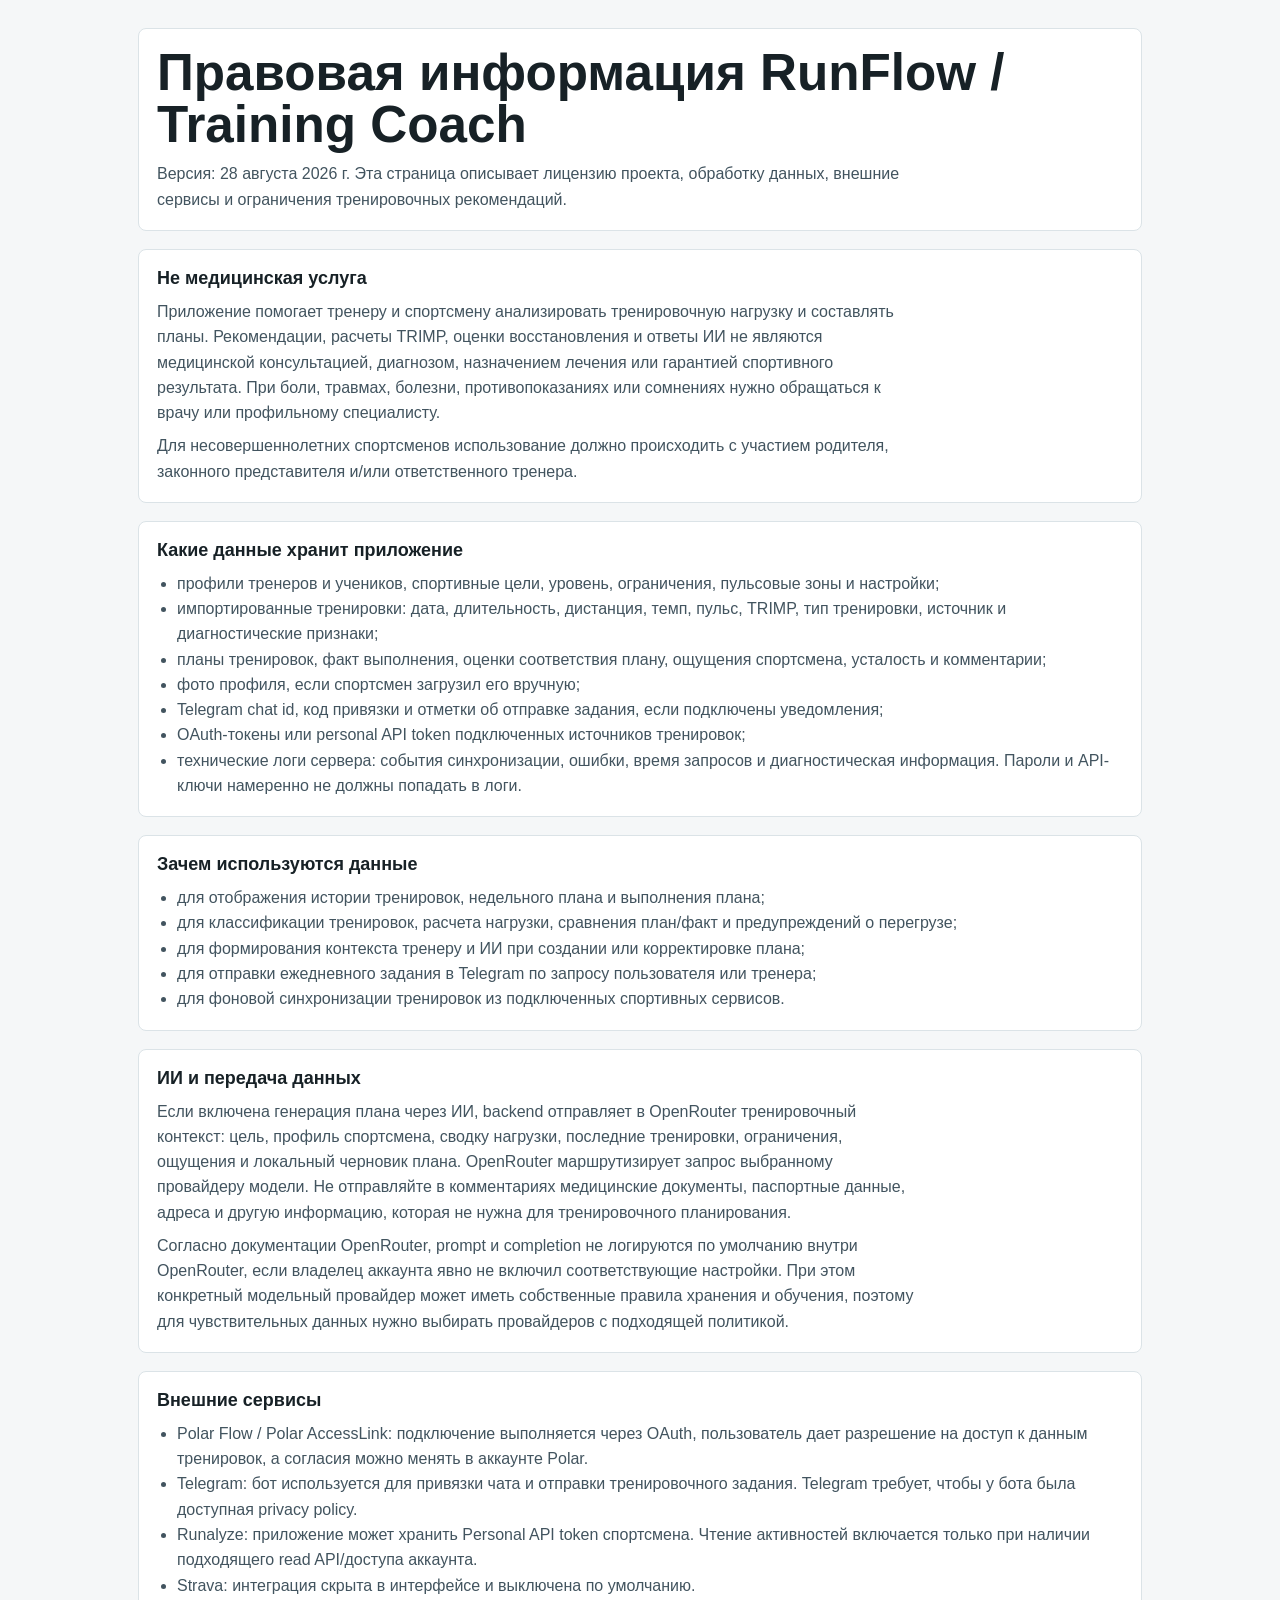
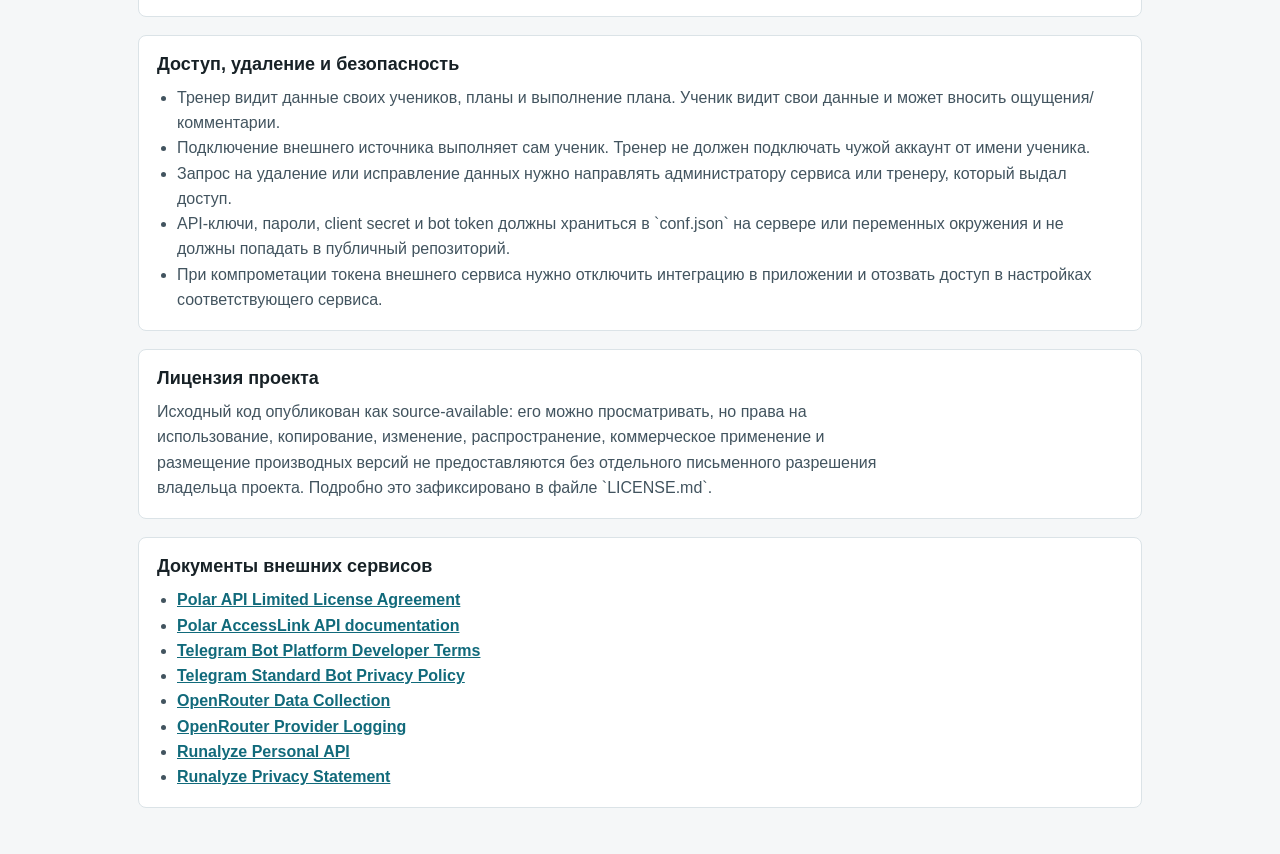
<file: legal.html>
<!doctype html>
<html lang="ru">
  <head>
    <meta charset="utf-8">
    <meta name="viewport" content="width=device-width, initial-scale=1">
    <title>RunFlow · Правовая информация</title>
    <link rel="icon" href="AvaBotTrainingPlan.png" type="image/png">
    <link rel="stylesheet" href="styles.css?v=20260828-legal">
  </head>
  <body>
    <main class="legal-page">
      <header>
        <h1>Правовая информация RunFlow / Training Coach</h1>
        <p>Версия: 28 августа 2026 г. Эта страница описывает лицензию проекта, обработку данных, внешние сервисы и ограничения тренировочных рекомендаций.</p>
      </header>

      <section class="legal-note">
        <h2>Не медицинская услуга</h2>
        <p>Приложение помогает тренеру и спортсмену анализировать тренировочную нагрузку и составлять планы. Рекомендации, расчеты TRIMP, оценки восстановления и ответы ИИ не являются медицинской консультацией, диагнозом, назначением лечения или гарантией спортивного результата. При боли, травмах, болезни, противопоказаниях или сомнениях нужно обращаться к врачу или профильному специалисту.</p>
        <p>Для несовершеннолетних спортсменов использование должно происходить с участием родителя, законного представителя и/или ответственного тренера.</p>
      </section>

      <section>
        <h2>Какие данные хранит приложение</h2>
        <ul>
          <li>профили тренеров и учеников, спортивные цели, уровень, ограничения, пульсовые зоны и настройки;</li>
          <li>импортированные тренировки: дата, длительность, дистанция, темп, пульс, TRIMP, тип тренировки, источник и диагностические признаки;</li>
          <li>планы тренировок, факт выполнения, оценки соответствия плану, ощущения спортсмена, усталость и комментарии;</li>
          <li>фото профиля, если спортсмен загрузил его вручную;</li>
          <li>Telegram chat id, код привязки и отметки об отправке задания, если подключены уведомления;</li>
          <li>OAuth-токены или personal API token подключенных источников тренировок;</li>
          <li>технические логи сервера: события синхронизации, ошибки, время запросов и диагностическая информация. Пароли и API-ключи намеренно не должны попадать в логи.</li>
        </ul>
      </section>

      <section>
        <h2>Зачем используются данные</h2>
        <ul>
          <li>для отображения истории тренировок, недельного плана и выполнения плана;</li>
          <li>для классификации тренировок, расчета нагрузки, сравнения план/факт и предупреждений о перегрузе;</li>
          <li>для формирования контекста тренеру и ИИ при создании или корректировке плана;</li>
          <li>для отправки ежедневного задания в Telegram по запросу пользователя или тренера;</li>
          <li>для фоновой синхронизации тренировок из подключенных спортивных сервисов.</li>
        </ul>
      </section>

      <section>
        <h2>ИИ и передача данных</h2>
        <p>Если включена генерация плана через ИИ, backend отправляет в OpenRouter тренировочный контекст: цель, профиль спортсмена, сводку нагрузки, последние тренировки, ограничения, ощущения и локальный черновик плана. OpenRouter маршрутизирует запрос выбранному провайдеру модели. Не отправляйте в комментариях медицинские документы, паспортные данные, адреса и другую информацию, которая не нужна для тренировочного планирования.</p>
        <p>Согласно документации OpenRouter, prompt и completion не логируются по умолчанию внутри OpenRouter, если владелец аккаунта явно не включил соответствующие настройки. При этом конкретный модельный провайдер может иметь собственные правила хранения и обучения, поэтому для чувствительных данных нужно выбирать провайдеров с подходящей политикой.</p>
      </section>

      <section>
        <h2>Внешние сервисы</h2>
        <ul>
          <li>Polar Flow / Polar AccessLink: подключение выполняется через OAuth, пользователь дает разрешение на доступ к данным тренировок, а согласия можно менять в аккаунте Polar.</li>
          <li>Telegram: бот используется для привязки чата и отправки тренировочного задания. Telegram требует, чтобы у бота была доступная privacy policy.</li>
          <li>Runalyze: приложение может хранить Personal API token спортсмена. Чтение активностей включается только при наличии подходящего read API/доступа аккаунта.</li>
          <li>Strava: интеграция скрыта в интерфейсе и выключена по умолчанию.</li>
        </ul>
      </section>

      <section>
        <h2>Доступ, удаление и безопасность</h2>
        <ul>
          <li>Тренер видит данные своих учеников, планы и выполнение плана. Ученик видит свои данные и может вносить ощущения/комментарии.</li>
          <li>Подключение внешнего источника выполняет сам ученик. Тренер не должен подключать чужой аккаунт от имени ученика.</li>
          <li>Запрос на удаление или исправление данных нужно направлять администратору сервиса или тренеру, который выдал доступ.</li>
          <li>API-ключи, пароли, client secret и bot token должны храниться в `conf.json` на сервере или переменных окружения и не должны попадать в публичный репозиторий.</li>
          <li>При компрометации токена внешнего сервиса нужно отключить интеграцию в приложении и отозвать доступ в настройках соответствующего сервиса.</li>
        </ul>
      </section>

      <section>
        <h2>Лицензия проекта</h2>
        <p>Исходный код опубликован как source-available: его можно просматривать, но права на использование, копирование, изменение, распространение, коммерческое применение и размещение производных версий не предоставляются без отдельного письменного разрешения владельца проекта. Подробно это зафиксировано в файле `LICENSE.md`.</p>
      </section>

      <section>
        <h2>Документы внешних сервисов</h2>
        <ul>
          <li><a href="https://www.polar.com/en/legal/polar-api-agreement" target="_blank" rel="noopener">Polar API Limited License Agreement</a></li>
          <li><a href="https://www.polar.com/accesslink-api/" target="_blank" rel="noopener">Polar AccessLink API documentation</a></li>
          <li><a href="https://telegram.org/tos/bot-developers" target="_blank" rel="noopener">Telegram Bot Platform Developer Terms</a></li>
          <li><a href="https://telegram.org/privacy-tpa" target="_blank" rel="noopener">Telegram Standard Bot Privacy Policy</a></li>
          <li><a href="https://openrouter.ai/docs/guides/privacy/data-collection" target="_blank" rel="noopener">OpenRouter Data Collection</a></li>
          <li><a href="https://openrouter.ai/docs/guides/privacy/provider-logging" target="_blank" rel="noopener">OpenRouter Provider Logging</a></li>
          <li><a href="https://runalyze.com/help/article/personal-api" target="_blank" rel="noopener">Runalyze Personal API</a></li>
          <li><a href="https://runalyze.com/en/legal/privacy" target="_blank" rel="noopener">Runalyze Privacy Statement</a></li>
        </ul>
      </section>
    </main>
  </body>
</html>
</file>
<file: styles.css>
:root {
  color-scheme: light;
  --bg: #f5f7f8;
  --surface: #ffffff;
  --surface-2: #eef2f4;
  --ink: #172126;
  --muted: #63727b;
  --line: #dbe3e7;
  --accent: #ce2d4f;
  --accent-2: #116a7b;
  --good: #24845a;
  --easy: #2d6f9f;
  --warn: #aa6a16;
  --bad: #b93232;
  --shadow: 0 16px 40px rgba(23, 33, 38, 0.08);
  --tone-recovery: #67c7d0;
  --tone-easy: #3f9b73;
  --tone-long: #4f82b7;
  --tone-threshold: #c48e2c;
  --tone-10k: #d76f3d;
  --tone-5k: #c84f68;
  --tone-3k: #b94c93;
  --tone-1k: #9548b8;
  --tone-vo2: #7b5ac7;
  --tone-sprint: #303844;
}

* {
  box-sizing: border-box;
}

[hidden] {
  display: none !important;
}

body {
  margin: 0;
  min-height: 100vh;
  overflow-x: hidden;
  background: var(--bg);
  color: var(--ink);
  font-family: Inter, "Segoe UI", Arial, sans-serif;
}

body.auth-pending .app-shell,
body.auth-required .app-shell {
  display: none;
}

.auth-gate {
  min-height: 100vh;
  display: grid;
  place-items: center;
  padding: 24px;
  background: linear-gradient(135deg, #111a1f, #24414a);
}

.auth-card {
  display: grid;
  gap: 14px;
  width: min(420px, 100%);
  padding: 22px;
  border: 1px solid rgba(255, 255, 255, 0.18);
  border-radius: 8px;
  background: var(--surface);
  box-shadow: 0 24px 80px rgba(17, 26, 31, 0.28);
}

.compact-brand {
  color: var(--ink);
}

.compact-brand .brand-mark {
  background: var(--surface-2);
}

.auth-card p {
  margin: 0;
  color: var(--muted);
}

.auth-register-fields {
  display: grid;
  gap: 14px;
}

.auth-toggle {
  width: 100%;
}

button,
input,
select,
textarea {
  font: inherit;
}

.app-shell {
  display: grid;
  grid-template-columns: 260px minmax(0, 1fr);
  min-height: 100vh;
  min-width: 0;
}

.sidebar {
  display: flex;
  flex-direction: column;
  gap: 20px;
  padding: 24px;
  background: #111a1f;
  color: #f8fbfc;
}

.brand {
  display: flex;
  align-items: center;
  gap: 12px;
}

.brand-mark {
  overflow: hidden;
  width: 42px;
  height: 42px;
  border-radius: 8px;
  background: rgba(255, 255, 255, 0.08);
  flex: 0 0 42px;
}

.brand-mark img {
  display: block;
  width: 100%;
  height: 100%;
  object-fit: cover;
}

.brand strong,
.brand span {
  display: block;
}

.brand span {
  margin-top: 2px;
  color: #aebbc1;
  font-size: 13px;
}

.sidebar-profile-photo {
  overflow: hidden;
  width: 100%;
  aspect-ratio: 4 / 5;
  max-height: 280px;
  border: 1px solid rgba(255, 255, 255, 0.14);
  border-radius: 8px;
  background: rgba(255, 255, 255, 0.06);
}

.sidebar-profile-photo img {
  width: 100%;
  height: 100%;
  object-fit: cover;
  display: block;
}

.nav {
  display: flex;
  align-items: center;
  gap: 6px;
  min-width: 0;
}

.nav-item,
.primary-btn,
.ghost-btn {
  min-height: 42px;
  border: 0;
  border-radius: 8px;
  cursor: pointer;
}

.nav-item {
  flex: 0 0 auto;
  padding: 0 14px;
  border: 1px solid transparent;
  background: transparent;
  color: var(--muted);
  font-weight: 750;
  text-align: center;
}

.nav-item:hover {
  border-color: rgba(17, 106, 123, 0.22);
  background: rgba(17, 106, 123, 0.07);
  color: var(--ink);
}

.nav-item.active {
  border-color: rgba(17, 106, 123, 0.38);
  background: #116a7b;
  color: #ffffff;
  box-shadow: 0 8px 22px rgba(17, 106, 123, 0.18);
}

.side-note {
  margin-top: auto;
  padding: 16px;
  border: 1px solid rgba(255, 255, 255, 0.13);
  border-radius: 8px;
}

.side-note span,
.side-note strong {
  display: block;
}

.side-note span {
  color: #aebbc1;
  font-size: 13px;
}

.side-note strong {
  margin-top: 4px;
}

.role-panel {
  display: grid;
  gap: 10px;
  padding: 12px;
  border: 1px solid rgba(255, 255, 255, 0.14);
  border-radius: 8px;
  background: rgba(255, 255, 255, 0.075);
  box-shadow: inset 0 1px 0 rgba(255, 255, 255, 0.05);
}

.context-eyebrow {
  color: #aebbc1;
  font-size: 11px;
  font-weight: 800;
  letter-spacing: 0;
  text-transform: uppercase;
}

.role-field {
  display: grid;
  gap: 5px;
}

.role-field span {
  color: #aebbc1;
  font-size: 12px;
}

.role-field strong {
  font-size: 14px;
}

.role-field select {
  height: 36px;
  border-color: rgba(255, 255, 255, 0.18);
  background: #18252b;
  color: #f8fbfc;
}

.role-panel .ghost-btn {
  width: 100%;
  min-height: 36px;
  border-color: rgba(255, 255, 255, 0.18);
  background: rgba(255, 255, 255, 0.08);
  color: #f8fbfc;
}

.context-hint {
  color: #aebbc1;
  font-size: 12px;
  line-height: 1.45;
}

.sidebar-logout {
  width: 100%;
  border: 1px solid rgba(255, 255, 255, 0.18);
  background: rgba(255, 255, 255, 0.08);
  color: #f8fbfc;
}

.sidebar-logout:hover {
  background: rgba(206, 45, 79, 0.22);
  color: #ffffff;
}

.role-student .coach-only {
  display: none !important;
}

.role-coach .student-import-only {
  display: none !important;
}

.main {
  min-width: 0;
  padding: 22px 28px 28px;
}

.top-nav-bar {
  position: sticky;
  top: 0;
  z-index: 20;
  display: flex;
  align-items: center;
  justify-content: space-between;
  gap: 16px;
  margin: -22px -28px 24px;
  padding: 14px 28px;
  border-bottom: 1px solid var(--line);
  background: rgba(244, 247, 249, 0.94);
  backdrop-filter: blur(12px);
}

.top-nav {
  overflow-x: auto;
  scrollbar-width: thin;
}

.top-week-switcher {
  flex: 0 0 auto;
  margin: 0;
  padding: 4px;
  border: 1px solid var(--line);
  border-radius: 8px;
  background: var(--surface);
  box-shadow: 0 10px 26px rgba(31, 48, 57, 0.06);
}

.top-week-switcher strong {
  min-width: 230px;
  padding: 0 8px;
  color: var(--ink);
}

.top-week-switcher .ghost-btn {
  min-height: 34px;
  border-color: transparent;
  background: transparent;
}

.top-week-switcher .week-arrow {
  width: 36px;
  padding: 0;
  font-size: 17px;
}

.current-week-btn.current {
  border-color: rgba(17, 106, 123, 0.22);
  background: rgba(17, 106, 123, 0.08);
  color: #116a7b;
  font-weight: 800;
}

.view {
  display: none;
}

.view.active {
  display: block;
  min-width: 0;
}

.page-head {
  display: flex;
  align-items: flex-start;
  justify-content: space-between;
  gap: 24px;
  margin-bottom: 22px;
}

.page-head.compact {
  max-width: 860px;
}

h1,
h2,
p {
  margin: 0;
}

h1 {
  font-size: clamp(30px, 4vw, 52px);
  line-height: 1.02;
}

h2 {
  font-size: 18px;
}

p {
  margin-top: 8px;
  max-width: 760px;
  color: var(--muted);
  line-height: 1.55;
}

.primary-btn {
  flex: 0 0 auto;
  padding: 0 18px;
  background: var(--accent);
  color: #ffffff;
  font-weight: 700;
}

.ghost-btn {
  padding: 0 12px;
  border: 1px solid var(--line);
  background: var(--surface);
  color: var(--ink);
}

.disconnect-btn {
  border-color: rgba(185, 50, 50, 0.35);
  color: var(--bad);
}

.disconnect-btn:hover {
  border-color: rgba(185, 50, 50, 0.65);
  background: rgba(185, 50, 50, 0.06);
}

.ghost-btn.active,
.primary-btn.active {
  border-color: rgba(17, 106, 123, 0.45);
  box-shadow: 0 0 0 3px rgba(17, 106, 123, 0.12);
}

.button-row {
  display: flex;
  flex-wrap: wrap;
  justify-content: flex-end;
  gap: 10px;
}

.adjust-choice {
  display: none;
  align-items: center;
  justify-content: flex-end;
  gap: 10px;
  margin: -8px 0 18px;
  padding: 10px;
  border: 1px solid var(--line);
  border-radius: 8px;
  background: var(--surface-2);
}

.adjust-choice.open {
  display: flex;
}

.adjust-choice span {
  margin-right: 4px;
  color: var(--muted);
  font-size: 13px;
}

.week-switcher {
  display: flex;
  align-items: center;
  gap: 10px;
  margin: -8px 0 18px;
}

.week-switcher strong {
  min-width: 190px;
  text-align: center;
}

.ai-status {
  overflow-wrap: anywhere;
  margin: -8px 0 18px;
  padding: 12px 14px;
  border: 1px solid var(--line);
  border-radius: 8px;
  background: var(--surface-2);
  color: var(--muted);
}

.plan-summary-details {
  margin: -6px 0 18px;
  color: var(--muted);
  font-size: 14px;
  overflow-wrap: anywhere;
}

.plan-summary-details summary {
  width: fit-content;
  max-width: 100%;
  cursor: pointer;
  padding: 4px 0;
}

.plan-summary-details p {
  max-width: 90ch;
  line-height: 1.6;
  white-space: pre-line;
}

.ai-status.ok {
  border-color: rgba(36, 132, 90, 0.35);
  background: rgba(36, 132, 90, 0.09);
  color: var(--good);
}

.ai-status.error {
  border-color: rgba(185, 50, 50, 0.35);
  background: rgba(185, 50, 50, 0.08);
  color: var(--bad);
}

.metric-grid {
  display: grid;
  grid-template-columns: repeat(4, minmax(0, 1fr));
  gap: 14px;
  margin-bottom: 18px;
}

.metric,
.panel,
.dropzone {
  border: 1px solid var(--line);
  border-radius: 8px;
  background: var(--surface);
  box-shadow: var(--shadow);
}

.metric {
  min-height: 132px;
  padding: 18px;
}

.metric span,
.metric small {
  display: block;
  color: var(--muted);
}

.metric small {
  line-height: 1.45;
}

.metric strong {
  display: block;
  margin: 12px 0 6px;
  font-size: 30px;
  line-height: 1;
}

.readiness.good strong {
  color: var(--good);
}

.readiness.warn strong {
  color: var(--warn);
}

.readiness.bad strong {
  color: var(--bad);
}

.content-grid {
  display: grid;
  grid-template-columns: minmax(0, 1.4fr) minmax(320px, 0.8fr);
  gap: 18px;
}

.panel {
  padding: 18px;
}

.panel-head {
  display: flex;
  align-items: center;
  justify-content: space-between;
  gap: 12px;
  margin-bottom: 14px;
}

.goal-center {
  margin-bottom: 18px;
}

.goal-grid {
  display: grid;
  grid-template-columns: repeat(auto-fit, minmax(220px, 1fr));
  gap: 10px;
}

.goal-grid > div {
  padding: 12px;
  border: 1px solid var(--line);
  border-radius: 8px;
  background: #fbfcfd;
}

.goal-grid strong,
.hr-zone strong,
.week-row strong {
  display: block;
}

.goal-grid p,
.hr-zone-strip p,
.hr-zone small,
.week-row small {
  margin: 6px 0 0;
  color: var(--muted);
  line-height: 1.4;
}

.hr-zone-strip {
  margin-top: 12px;
}

.hr-zone-grid {
  display: grid;
  grid-template-columns: repeat(5, minmax(0, 1fr));
  gap: 8px;
  margin-top: 8px;
}

.hr-zone {
  padding: 10px;
  border: 1px solid var(--line);
  border-left: 4px solid var(--tone-color, var(--accent-2));
  border-radius: 8px;
  background: #fbfcfd;
}

.hr-zone span {
  display: block;
  margin-top: 4px;
  color: var(--ink);
  font-size: 13px;
}

.zone-z1 {
  --tone-color: var(--tone-recovery);
}

.zone-z2 {
  --tone-color: var(--tone-easy);
}

.zone-z3 {
  --tone-color: var(--tone-long);
}

.zone-z4 {
  --tone-color: var(--tone-threshold);
}

.zone-z5 {
  --tone-color: var(--tone-vo2);
}

.week-comparison-panel {
  margin-top: 18px;
}

.week-comparison {
  display: grid;
  gap: 8px;
}

.week-row {
  display: grid;
  grid-template-columns: minmax(170px, 1.2fr) repeat(3, minmax(120px, 1fr));
  gap: 12px;
  align-items: center;
  padding: 12px;
  border: 1px solid var(--line);
  border-radius: 8px;
  background: #fbfcfd;
}

.week-row.head {
  padding: 0 12px 6px;
  border: 0;
  background: transparent;
  color: var(--muted);
  font-size: 12px;
  font-weight: 700;
  text-transform: uppercase;
}

.week-row.current {
  border-color: rgba(17, 106, 123, 0.32);
  background: #f3f9fb;
}

.today-plan-panel {
  position: relative;
  overflow: hidden;
  margin-bottom: 18px;
}

.today-plan-panel[class*="plan-tone-"] {
  border-left: 5px solid var(--tone-color, var(--accent-2));
}

.today-plan-panel.eval-matched {
  border-color: rgba(36, 132, 90, 0.5);
  background: #f1faf5;
}

.today-plan-panel.eval-lighter {
  border-color: rgba(45, 111, 159, 0.46);
  background: #eef7fc;
}

.today-plan-panel.eval-harder {
  border-color: rgba(190, 143, 39, 0.5);
  background: #fff7df;
}

.today-plan-panel.eval-overloaded,
.today-plan-panel.eval-mismatch,
.today-plan-panel.eval-missed {
  border-color: rgba(185, 50, 50, 0.48);
  background: #fff0f0;
}

.today-plan-grid {
  display: grid;
  grid-template-columns: minmax(0, 1.4fr) minmax(260px, 0.8fr);
  gap: 14px;
}

.today-assignment,
.today-fact {
  min-width: 0;
}

.today-assignment strong,
.today-fact strong,
.today-assignment small,
.today-fact small {
  display: block;
}

.today-assignment strong {
  margin-top: 4px;
  font-size: 20px;
}

.today-assignment p,
.today-fact p {
  margin: 8px 0;
  line-height: 1.5;
}

.today-assignment small,
.today-fact small {
  color: var(--muted);
  line-height: 1.4;
}

.today-status {
  padding: 6px 10px;
  border: 1px solid var(--line);
  border-radius: 999px;
  background: #ffffff;
  color: var(--muted);
  font-size: 12px;
  font-weight: 700;
}

.today-status.matched,
.today-fact strong.matched {
  color: var(--good);
}

.today-status.lighter,
.today-fact strong.lighter {
  color: var(--easy);
}

.today-status.harder,
.today-fact strong.harder {
  color: var(--warn);
}

.today-status.overloaded,
.today-status.mismatch,
.today-status.missed,
.today-fact strong.overloaded,
.today-fact strong.mismatch,
.today-fact strong.missed {
  color: var(--bad);
}

.workout-list {
  display: grid;
  gap: 10px;
}

.workout-row {
  display: grid;
  grid-template-columns: minmax(0, 1fr) auto;
  gap: 12px;
  padding: 12px;
  border: 1px solid var(--line);
  border-radius: 8px;
  background: #fbfcfd;
}

.workout-row strong,
.workout-row span {
  display: block;
}

.workout-row em {
  display: block;
  margin-top: 4px;
  color: var(--accent-2);
  font-size: 12px;
  font-style: normal;
}

.workout-type-control {
  display: flex;
  align-items: center;
  gap: 8px;
  width: fit-content;
  margin-top: 8px;
  font-size: 12px;
}

.workout-type-control select {
  width: auto;
  min-width: 150px;
  height: 32px;
  padding: 0 8px;
  font-size: 12px;
}

.workout-feedback {
  display: grid;
  grid-template-columns: minmax(130px, 0.35fr) minmax(220px, 1fr) auto;
  gap: 8px;
  align-items: end;
  margin-top: 10px;
}

.workout-feedback label {
  gap: 5px;
  font-size: 12px;
}

.workout-feedback select {
  height: 34px;
  padding: 0 8px;
  font-size: 12px;
}

.workout-feedback textarea {
  min-height: 34px;
  padding: 8px;
  font-size: 12px;
}

.workout-feedback .ghost-btn {
  min-height: 34px;
  padding: 0 10px;
  font-size: 12px;
}

.workout-readonly-meta,
.workout-feedback-readonly {
  margin-top: 10px;
  padding: 8px 10px;
  border: 1px solid var(--line);
  border-radius: 8px;
  background: #ffffff;
}

.workout-readonly-meta {
  display: inline-grid;
  gap: 3px;
  min-width: 150px;
}

.workout-readonly-meta span,
.workout-feedback-readonly span {
  color: var(--muted);
  font-size: 12px;
}

.workout-readonly-meta strong,
.workout-feedback-readonly strong {
  font-size: 13px;
}

.workout-readonly-meta small {
  color: var(--muted);
  font-size: 11px;
}

.workout-feedback-readonly {
  grid-template-columns: minmax(130px, 0.35fr) minmax(220px, 1fr);
  align-items: start;
}

.workout-feedback-readonly p {
  margin: 2px 0 0;
  color: var(--ink);
  font-size: 13px;
}

.workout-row span,
.workout-row small {
  color: var(--muted);
}

.load-panel, .load-charts, .load-chart { min-width:0; }
.load-panel { align-self:start; }
.load-period-switch { display:inline-flex; gap:2px; max-width:100%; margin:0; padding:3px; border:1px solid var(--line); border-radius:6px; }
.load-period-switch label { position:relative; cursor:pointer; }
.load-period-switch span { display:block; min-width:70px; padding:9px 12px; border-radius:3px; text-align:center; font-size:13px; }
.load-period-switch input:checked + span { background:#e5f1f3; color:#145e6a; font-weight:700; }
.load-period-switch input:focus-visible + span { outline:2px solid var(--accent-2); outline-offset:1px; }
.load-range { margin:10px 0 16px; color:var(--muted); font-size:12px; line-height:1.5; }
.load-panel .panel-head { flex-wrap:wrap; }
.load-panel #loadLabel { font-size:12px; color:var(--muted); overflow-wrap:anywhere; }
.load-charts {
  display: grid;
  gap: 18px;
}

.load-chart {
  display: grid;
  gap: 8px;
}

.load-chart-head {
  display: flex;
  align-items: baseline;
  justify-content: space-between;
  gap: 10px;
}

.load-chart-head strong {
  font-size: 14px;
}

.load-chart-head span {
  color: var(--muted);
  font-size: 12px;
}

.chart-bars {
  display: grid;
  align-items: end;
  grid-template-columns: repeat(var(--bar-count, 14), minmax(34px, 1fr));
  gap: 8px;
  min-height: 170px;
  padding-top: 4px;
  border-bottom: 1px solid var(--line);
  background-image: linear-gradient(to top, rgba(99, 114, 123, 0.14) 1px, transparent 1px);
  background-size: 100% 40px;
  background-position: 0 25px;
  overflow-x: auto;
  padding-bottom: 4px;
}

.bar-wrap {
  display: grid;
  align-items: end;
  grid-template-rows: 18px minmax(4px, auto) 32px;
  gap: 5px;
  min-width: 0;
}

.bar {
  min-height: 4px;
  border-radius: 6px 6px 0 0;
  background: var(--accent-2);
}

.bar.distance {
  background: var(--good);
}

.bar.hours {
  background: var(--warn);
}
.bar.zero { background:var(--line); }
.bar-wrap.current .bar-date { color:var(--ink); font-weight:700; }

.bar-value {
  color: var(--ink);
  font-size: 10px;
  font-weight: 700;
  line-height: 1;
  text-align: center;
}

.bar-date {
  color: var(--muted);
  font-size: 11px;
  line-height: 1;
  text-align: center;
}
.bar-date small { display:block; margin-top:4px; font-size:10px; font-weight:400; }

.dropzone {
  display: grid;
  place-items: center;
  gap: 8px;
  min-height: 240px;
  padding: 24px;
  border-style: dashed;
  text-align: center;
}

.dropzone.dragover {
  border-color: var(--accent);
  background: #fff7f9;
}

.dropzone input {
  display: none;
}

.dropzone span {
  color: var(--muted);
}

.dropzone .primary-btn {
  min-width: 240px;
}

.dropzone strong {
  font-size: 22px;
}

.import-log {
  display: grid;
  gap: 8px;
  margin-top: 16px;
}

.import-diagnostics-panel {
  margin-top: 16px;
}

.import-diagnostics-grid {
  display: grid;
  grid-template-columns: repeat(4, minmax(0, 1fr));
  gap: 10px;
  margin-bottom: 14px;
}

.import-diagnostics-grid > div {
  padding: 12px;
  border: 1px solid var(--line);
  border-radius: 8px;
  background: #fbfcfd;
}

.import-diagnostics-grid > div.ok {
  border-color: rgba(36, 132, 90, 0.28);
  background: #f3faf6;
}

.import-diagnostics-grid > div.warn {
  border-color: rgba(190, 143, 39, 0.34);
  background: #fff8e8;
}

.import-diagnostics-grid span,
.import-diagnostics-grid small {
  display: block;
  color: var(--muted);
  font-size: 12px;
}

.import-diagnostics-grid strong {
  display: block;
  margin: 5px 0;
  font-size: 24px;
}

.import-diagnostics-columns {
  display: grid;
  grid-template-columns: repeat(2, minmax(0, 1fr));
  gap: 12px;
}

.import-diagnostics-columns > div,
.import-issues {
  padding: 12px;
  border: 1px solid var(--line);
  border-radius: 8px;
  background: #fbfcfd;
}

.import-diagnostics-columns ul {
  margin: 8px 0 0;
  padding-left: 18px;
  color: var(--muted);
}

.import-issues {
  margin-top: 12px;
  border-color: rgba(185, 50, 50, 0.22);
  background: #fff7f7;
}

.import-issues article {
  display: grid;
  gap: 4px;
  padding: 10px 0;
  border-top: 1px solid rgba(185, 50, 50, 0.16);
}

.import-issues article:first-of-type {
  border-top: 0;
}

.import-issues span {
  color: var(--muted);
  font-size: 13px;
}

.polar-panel {
  margin-bottom: 16px;
}

.polar-panel p {
  margin: 0;
  color: var(--muted);
}

.polar-panel .ghost-btn.connected,
.polar-panel .ghost-btn.connected:disabled {
  border-color: rgba(36, 132, 90, 0.42);
  background: #eef8f2;
  color: var(--good);
  opacity: 1;
}

.log-line {
  padding: 12px;
  border-radius: 8px;
  background: var(--surface-2);
}

.form-grid {
  display: grid;
  grid-template-columns: repeat(2, minmax(0, 1fr));
  gap: 14px;
  max-width: 900px;
}

.coach-password-panel {
  width: min(900px, 100%);
  margin-top: 16px;
}

.coach-password-panel .panel-head {
  margin-bottom: 14px;
}

.profile-photo-field {
  display: grid;
  grid-template-columns: 132px minmax(0, 1fr);
  gap: 16px;
  align-items: center;
  padding: 12px;
  border: 1px solid var(--line);
  border-radius: 8px;
  background: #fbfcfd;
}

.profile-photo-preview {
  display: grid;
  width: 120px;
  height: 120px;
  place-items: center;
  overflow: hidden;
  border: 1px solid var(--line);
  border-radius: 8px;
  background: var(--surface-2);
  color: var(--muted);
  font-weight: 700;
}

.profile-photo-preview img {
  width: 100%;
  height: 100%;
  object-fit: cover;
}

.profile-photo-actions,
.profile-photo-readonly {
  display: grid;
  gap: 8px;
}

.profile-photo-actions strong,
.profile-photo-actions p,
.profile-photo-readonly strong,
.profile-photo-readonly p {
  margin: 0;
}

.profile-photo-actions p,
.profile-photo-readonly p {
  color: var(--muted);
}

.compact-row {
  justify-content: flex-start;
}

.student-manager {
  padding: 12px;
  border: 1px solid var(--line);
  border-radius: 8px;
  background: #fbfcfd;
}

.student-list {
  display: grid;
  gap: 10px;
}

.student-row {
  display: grid;
  grid-template-columns: minmax(0, 1fr) auto;
  gap: 12px;
  align-items: center;
  padding: 10px;
  border: 1px solid var(--line);
  border-radius: 8px;
  background: #ffffff;
}

.student-row.active {
  border-color: rgba(17, 106, 123, 0.36);
  background: #f1f8fa;
}

.student-row strong,
.student-row span,
.student-row small {
  display: block;
}

.student-row span,
.student-row small {
  color: var(--muted);
  font-size: 12px;
}

.student-actions {
  display: flex;
  flex-wrap: wrap;
  gap: 8px;
  justify-content: flex-end;
}

.student-actions .ghost-btn {
  min-height: 34px;
  padding: 0 10px;
  font-size: 12px;
}

.ghost-btn.danger {
  color: var(--bad);
}

.subjective-state-field {
  padding: 12px;
  border: 1px solid var(--line);
  border-radius: 8px;
  background: #fbfcfd;
}

.subjective-state-field small {
  color: var(--muted);
  line-height: 1.45;
}

.subjective-state-field textarea[readonly] {
  background: var(--surface-2);
  color: var(--muted);
}

.hr-zone-settings {
  display: grid;
  gap: 12px;
  padding: 12px;
  border: 1px solid var(--line);
  border-radius: 8px;
  background: #fbfcfd;
}

.hr-zone-settings-head {
  display: grid;
  grid-template-columns: minmax(0, 1fr) auto;
  gap: 12px;
  align-items: end;
}

.hr-zone-boundaries {
  display: grid;
  grid-template-columns: repeat(4, minmax(0, 1fr));
  gap: 10px;
}

.hr-zone-boundaries input:disabled {
  background: var(--surface-2);
  color: var(--muted);
}

label {
  display: grid;
  gap: 7px;
  color: var(--muted);
  font-size: 14px;
}

input,
select,
textarea {
  width: 100%;
  border: 1px solid var(--line);
  border-radius: 8px;
  background: #ffffff;
  color: var(--ink);
}

input,
select {
  height: 44px;
  padding: 0 12px;
}

textarea {
  resize: vertical;
  padding: 12px;
}

.wide {
  grid-column: 1 / -1;
}

.plan-grid {
  display: grid;
  grid-template-columns: minmax(0, 1fr);
  gap: 14px;
  margin-bottom: 18px;
}

.plan-grid.compact-plan { gap: 10px; }

.plan-grid > .plan-card {
  display: grid;
  grid-template-columns: 190px minmax(0, 1fr);
  align-items: start;
  gap: 16px 24px;
  min-width: 0;
  min-height: 0;
  overflow-wrap: anywhere;
}

.plan-day-heading,
.plan-day-task,
.plan-day-result { min-width: 0; }

.plan-day-heading small { display: block; }

.plan-day-content {
  display: grid;
  grid-template-columns: repeat(2, minmax(0, 1fr));
  gap: 24px;
  min-width: 0;
}

.plan-day-result {
  border-left: 1px solid var(--line);
  padding-left: 24px;
}

.plan-day-content .plan-section {
  border: 0;
  border-radius: 0;
  padding: 0;
  background: transparent;
}

.plan-day-content .plan-section:first-child { margin-top: 0; }

.plan-day-content .structure-comparison { margin: 12px 0; }

.plan-structure-details { margin: 12px 0; font-size: 13px; }
.plan-structure-details > summary { cursor: pointer; color: var(--accent-2); font-weight: 600; }

.plan-grid .plan-card > .rationale {
  grid-column: 2;
  margin: 0;
  padding: 12px 0 0;
  border: 0;
  border-top: 1px solid var(--line);
  border-radius: 0;
  background: transparent;
}

@media (max-width: 1280px) {
  .plan-grid > .plan-card { grid-template-columns: minmax(0, 1fr); }
  .plan-grid .plan-card > .rationale { grid-column: 1; }
}

@media (max-width: 760px) {
  .plan-day-content { grid-template-columns: minmax(0, 1fr); gap: 16px; }
  .plan-day-result { border-left: 0; border-top: 1px solid var(--line); padding: 16px 0 0; }
}

.plan-analysis {
  margin-bottom: 18px;
}

.ai-plan-review {
  margin-bottom: 18px;
}

.review-verdict {
  display: inline-flex;
  align-items: center;
  min-height: 30px;
  padding: 5px 10px;
  border: 1px solid var(--line);
  border-radius: 8px;
  background: #fbfcfd;
  color: var(--muted);
  font-size: 13px;
}

.review-verdict.ok {
  border-color: #b8dfc9;
  background: #f3faf6;
  color: var(--good);
}

.review-verdict.warn {
  border-color: #f0d28a;
  background: #fff8e8;
  color: var(--warn);
}

.review-verdict.danger {
  border-color: #efb2b2;
  background: #fff3f3;
  color: var(--bad);
}

.review-summary {
  margin: 0 0 12px;
  color: var(--muted);
}

.review-list {
  display: grid;
  grid-template-columns: repeat(auto-fit, minmax(240px, 1fr));
  gap: 10px;
}

.review-item {
  padding: 12px;
  border: 1px solid var(--line);
  border-left: 5px solid var(--line);
  border-radius: 8px;
  background: #fbfcfd;
}

.review-item span {
  display: block;
  margin-bottom: 5px;
  color: var(--muted);
  font-size: 12px;
  font-weight: 700;
  text-transform: uppercase;
}

.review-item strong {
  display: block;
  margin-bottom: 6px;
}

.review-item p {
  margin: 0;
  color: var(--muted);
}

.review-item.info {
  border-left-color: #6aa9c9;
}

.review-item.warn {
  border-left-color: var(--warn);
}

.review-item.danger {
  border-left-color: var(--bad);
}

.review-recommendations {
  margin-top: 14px;
  padding-top: 12px;
  border-top: 1px solid var(--line);
}

.review-recommendations ul {
  margin: 8px 0 0;
  padding-left: 18px;
  color: var(--muted);
}

.plan-legend {
  display: grid;
  grid-template-columns: minmax(0, 1.3fr) minmax(0, 1fr);
  gap: 14px;
  margin-bottom: 18px;
}

.legend-scale {
  display: flex;
  flex-wrap: wrap;
  gap: 6px;
  margin-top: 8px;
}

.legend-scale span {
  display: inline-flex;
  min-height: 28px;
  align-items: center;
  padding: 5px 8px;
  border: 1px solid var(--line);
  border-left: 5px solid var(--tone-color, var(--line));
  border-radius: 8px;
  background: var(--tone-bg, #fbfcfd);
  color: var(--ink);
  font-size: 12px;
  font-weight: 700;
}

.execution-legend .eval-lighter {
  border-left-color: var(--easy);
  background: #f0f8fd;
  color: var(--easy);
}

.execution-legend .eval-matched {
  border-left-color: var(--good);
  background: #f3faf6;
  color: var(--good);
}

.execution-legend .eval-harder {
  border-left-color: var(--warn);
  background: #fff8e8;
  color: var(--warn);
}

.execution-legend .eval-overloaded {
  border-left-color: var(--bad);
  background: #fff3f3;
  color: var(--bad);
}

.reference-panel {
  margin-bottom: 18px;
}

.reference-grid {
  display: grid;
  grid-template-columns: repeat(auto-fit, minmax(240px, 1fr));
  gap: 12px;
}

.reference-item {
  min-height: 132px;
  padding: 14px;
  border: 1px solid var(--line);
  border-radius: 8px;
  background: #fbfcfd;
}

.reference-item.hr-zone-item {
  border-top: 6px solid var(--tone-color);
  background: var(--tone-bg);
}

.reference-item strong {
  display: block;
  margin-bottom: 8px;
}

.reference-item p {
  margin-top: 0;
  font-size: 14px;
}

.template-library-grid {
  display: grid;
  grid-template-columns: repeat(auto-fit, minmax(280px, 1fr));
  gap: 12px;
}

.template-item {
  display: grid;
  gap: 10px;
  min-height: 220px;
  padding: 14px;
  border: 1px solid var(--line);
  border-left: 6px solid var(--tone-color, var(--accent-2));
  border-radius: 8px;
  background: var(--tone-bg, #fbfcfd);
}

.template-item strong,
.template-item small {
  display: block;
}

.template-item p {
  margin: 0;
  font-size: 14px;
}

.template-item small {
  color: var(--muted);
  line-height: 1.4;
}

.template-tags {
  display: flex;
  flex-wrap: wrap;
  gap: 6px;
  align-self: end;
}

.template-tags span {
  padding: 4px 7px;
  border: 1px solid var(--line);
  border-radius: 999px;
  background: rgba(255, 255, 255, 0.72);
  color: var(--ink);
  font-size: 11px;
  font-weight: 700;
}

.intensity-scale {
  display: grid;
  grid-template-columns: repeat(8, minmax(96px, 1fr));
  gap: 6px;
  overflow-x: auto;
  padding-bottom: 4px;
}

.intensity-scale span {
  min-height: 48px;
  padding: 10px;
  border: 1px solid var(--line);
  border-top: 6px solid var(--tone-color);
  border-radius: 8px;
  background: var(--tone-bg);
  color: var(--ink);
  font-size: 13px;
  font-weight: 700;
  text-align: center;
}

.tone-recovery {
  --tone-color: var(--tone-recovery);
  --tone-bg: #f2fbfc;
}

.tone-easy {
  --tone-color: var(--tone-easy);
  --tone-bg: #f3faf6;
}

.tone-long {
  --tone-color: var(--tone-long);
  --tone-bg: #f2f7fc;
}

.tone-threshold {
  --tone-color: var(--tone-threshold);
  --tone-bg: #fff9eb;
}

.tone-10k {
  --tone-color: var(--tone-10k);
  --tone-bg: #fff5ef;
}

.tone-5k {
  --tone-color: var(--tone-5k);
  --tone-bg: #fff3f6;
}

.tone-3k {
  --tone-color: var(--tone-3k);
  --tone-bg: #fff1fa;
}

.tone-1k {
  --tone-color: var(--tone-1k);
  --tone-bg: #f9f1ff;
}

.tone-vo2 {
  --tone-color: var(--tone-vo2);
  --tone-bg: #f7f4ff;
}

.tone-sprint {
  --tone-color: var(--tone-sprint);
  --tone-bg: #f3f4f6;
}

.plan-card.plan-tone-moderate, .today-plan-panel.plan-tone-moderate { --plan-tone: var(--tone-long); --tone-color: var(--tone-long); }
.plan-card.plan-tone-intensive, .today-plan-panel.plan-tone-intensive { --plan-tone: var(--tone-10k); --tone-color: var(--tone-10k); }
.plan-card.plan-tone-very-intensive, .today-plan-panel.plan-tone-very-intensive { --plan-tone: var(--tone-vo2); --tone-color: var(--tone-vo2); }
.plan-card.upcoming.plan-tone-moderate { background: #f2f7fc; }
.plan-card.upcoming.plan-tone-intensive { background: #fff5ef; }
.plan-card.upcoming.plan-tone-very-intensive { background: #f7f4ff; }


.reference-notes {
  margin-top: 14px;
}

.reference-notes p {
  max-width: 980px;
}

.reference-note-callout {
  margin-top: 14px;
  padding: 12px 14px;
  border: 1px solid rgba(17, 106, 123, 0.22);
  border-radius: 8px;
  background: #f2f8fa;
  color: var(--accent-2);
  line-height: 1.45;
}

.compact-head {
  margin-bottom: 10px;
}

.compact-head span {
  color: var(--muted);
  font-size: 13px;
}

.analysis-grid {
  display: grid;
  grid-template-columns: repeat(4, minmax(0, 1fr));
  gap: 10px;
}

.analysis-grid div {
  padding: 12px;
  border: 1px solid var(--line);
  border-radius: 8px;
  background: #fbfcfd;
}

.analysis-grid span,
.analysis-grid small {
  display: block;
  color: var(--muted);
}

.analysis-grid strong {
  display: block;
  margin: 8px 0 4px;
  font-size: 22px;
}

.week-progress-grid {
  display: grid;
  grid-template-columns: repeat(5, minmax(0, 1fr));
  gap: 10px;
  margin-top: 12px;
}

.week-progress-item {
  padding: 12px;
  border: 1px solid var(--line);
  border-radius: 8px;
  background: #fbfcfd;
}

.week-progress-head {
  display: flex;
  align-items: baseline;
  justify-content: space-between;
  gap: 10px;
}

.week-progress-head span,
.week-progress-item small {
  color: var(--muted);
}

.week-progress-head span {
  font-size: 12px;
  font-weight: 700;
  text-transform: uppercase;
}

.week-progress-track {
  height: 8px;
  margin: 10px 0 8px;
  overflow: hidden;
  border-radius: 999px;
  background: var(--surface-2);
}

.week-progress-bar {
  height: 100%;
  min-width: 2px;
  border-radius: inherit;
  background: var(--progress-color, var(--accent-2));
}

.week-progress-item.low {
  --progress-color: var(--easy);
}

.week-progress-item.on-track {
  --progress-color: var(--good);
}

.week-progress-item.high {
  --progress-color: var(--warn);
}

.week-progress-item.over {
  --progress-color: var(--bad);
}

.week-progress-item.empty {
  --progress-color: var(--muted);
}

.plan-control-grid {
  display: grid;
  grid-template-columns: repeat(3, minmax(0, 1fr));
  gap: 10px;
  margin-top: 12px;
}

.plan-control-card {
  padding: 12px;
  border: 1px solid var(--line);
  border-radius: 8px;
  background: #fbfcfd;
}

.plan-control-card strong {
  display: block;
  margin-top: 8px;
  font-size: 18px;
}

.plan-control-card p,
.plan-control-card ul {
  margin: 8px 0 0;
  color: var(--muted);
  font-size: 14px;
  line-height: 1.45;
}

.plan-control-card ul {
  padding-left: 18px;
}

.plan-control-card li + li {
  margin-top: 5px;
}

.plan-control-card.ok {
  border-color: rgba(36, 132, 90, 0.28);
  background: #f3faf6;
}

.plan-control-card.cool {
  border-color: rgba(45, 111, 159, 0.3);
  background: #f0f8fd;
}

.plan-control-card.caution,
.plan-control-card.watch {
  border-color: rgba(190, 143, 39, 0.28);
  background: #fff8e8;
}

.plan-control-card.warn {
  border-color: rgba(185, 50, 50, 0.28);
  background: #fff3f3;
}

.plan-change-log {
  margin-bottom: 18px;
}

.change-log-list {
  display: grid;
  gap: 8px;
}

.change-log-item {
  display: grid;
  grid-template-columns: minmax(180px, 0.7fr) minmax(0, 1fr) minmax(120px, 0.35fr);
  gap: 12px;
  align-items: start;
  padding: 10px 12px;
  border: 1px solid var(--line);
  border-radius: 8px;
  background: #fbfcfd;
}

.change-log-item strong,
.change-log-item span,
.change-log-item small {
  display: block;
}

.change-log-item span,
.change-log-item small {
  color: var(--muted);
  font-size: 12px;
  line-height: 1.4;
}

.change-log-item p {
  margin: 0;
  font-size: 14px;
}

.plan-card {
  min-height: 230px;
  padding: 16px;
  border: 1px solid var(--line);
  border-radius: 8px;
  background: var(--surface);
  box-shadow: var(--shadow);
}

.compact-plan .plan-card {
  min-height: 180px;
  padding: 12px;
}

.compact-plan .plan-card strong {
  margin: 8px 0 6px;
  font-size: 16px;
}

.compact-plan .plan-status {
  margin: 6px 0 8px;
}

.compact-plan .plan-section {
  margin-top: 8px;
  padding: 8px;
}

.compact-plan .plan-assignment p,
.compact-plan .plan-actual p,
.compact-plan .plan-execution p {
  display: -webkit-box;
  overflow: hidden;
  -webkit-box-orient: vertical;
  -webkit-line-clamp: 3;
}

.compact-plan .plan-meta,
.compact-plan .rationale {
  display: none;
}

.plan-card.completed {
  border-color: rgba(36, 132, 90, 0.45);
  background: #f2faf6;
}

.plan-card.upcoming {
  border-color: rgba(17, 106, 123, 0.32);
  background: #f3f9fb;
}

.plan-card.today {
  border-color: rgba(206, 45, 79, 0.42);
  background: #fff7f8;
}

.plan-card.past {
  background: #f7f8f9;
  color: #52616a;
}

.plan-card.eval-matched {
  border-color: rgba(36, 132, 90, 0.5);
  background: #f1faf5;
}

.plan-card.eval-lighter {
  border-color: rgba(45, 111, 159, 0.46);
  background: #eef7fc;
}

.plan-card.eval-harder {
  border-color: rgba(190, 143, 39, 0.5);
  background: #fff7df;
}

.plan-card.eval-overloaded,
.plan-card.eval-mismatch,
.plan-card.eval-missed {
  border-color: rgba(185, 50, 50, 0.48);
  background: #fff0f0;
}

.plan-card-head {
  display: flex;
  align-items: flex-start;
  justify-content: space-between;
  gap: 10px;
}

.plan-edit-btn {
  min-height: 30px;
  padding: 0 9px;
  font-size: 12px;
}

.plan-card[class*="plan-tone-"] {
  border-left-width: 6px;
  border-left-color: var(--plan-tone);
}

.plan-card.plan-tone-recovery {
  --plan-tone: var(--tone-recovery);
}

.plan-card.plan-tone-easy {
  --plan-tone: var(--tone-easy);
}

.plan-card.plan-tone-long {
  --plan-tone: var(--tone-long);
}

.plan-card.plan-tone-threshold {
  --plan-tone: var(--tone-threshold);
}

.plan-card.plan-tone-10k {
  --plan-tone: var(--tone-10k);
}

.plan-card.plan-tone-5k {
  --plan-tone: var(--tone-5k);
}

.plan-card.plan-tone-3k {
  --plan-tone: var(--tone-3k);
}

.plan-card.plan-tone-1k {
  --plan-tone: var(--tone-1k);
}

.plan-card.plan-tone-vo2 {
  --plan-tone: var(--tone-vo2);
}

.plan-card.plan-tone-sprint {
  --plan-tone: var(--tone-sprint);
}

.plan-card.plan-tone-unspecified,
.today-plan-panel.plan-tone-unspecified {
  --plan-tone: #929aa2;
  --tone-color: #929aa2;
  border-left: 6px dashed #929aa2;
}

.plan-card.upcoming.plan-tone-recovery {
  background: #f2fbfc;
}

.plan-card.upcoming.plan-tone-easy {
  background: #f3faf6;
}

.plan-card.upcoming.plan-tone-long {
  background: #f2f7fc;
}

.plan-card.upcoming.plan-tone-threshold {
  background: #fff9eb;
}

.plan-card.upcoming.plan-tone-10k {
  background: #fff5ef;
}

.plan-card.upcoming.plan-tone-5k {
  background: #fff3f6;
}

.plan-card.upcoming.plan-tone-3k {
  background: #fff1fa;
}

.plan-card.upcoming.plan-tone-1k {
  background: #f9f1ff;
}

.plan-card.upcoming.plan-tone-vo2 {
  background: #f7f4ff;
}

.plan-card.upcoming.plan-tone-sprint {
  background: #f3f4f6;
}

.plan-card time,
.plan-card span,
.plan-card small {
  display: block;
  color: var(--muted);
}

.plan-status {
  display: inline-flex;
  width: fit-content;
  max-width: 100%;
  margin: 8px 0 10px;
  padding: 4px 8px;
  border-radius: 999px;
  border: 1px solid var(--line);
  color: var(--muted);
  font-size: 12px;
  line-height: 1;
}

.plan-card.completed .plan-status {
  border-color: rgba(36, 132, 90, 0.35);
  color: var(--good);
}

.plan-card.completed.eval-lighter .plan-status {
  border-color: rgba(45, 111, 159, 0.35);
  background: #f0f8fd;
  color: var(--easy);
}

.plan-card.completed.eval-matched .plan-status {
  border-color: rgba(36, 132, 90, 0.35);
  background: #f3faf6;
  color: var(--good);
}

.plan-card.completed.eval-harder .plan-status {
  border-color: rgba(190, 143, 39, 0.38);
  background: #fff8e8;
  color: var(--warn);
}

.plan-card.completed.eval-overloaded .plan-status,
.plan-card.completed.eval-mismatch .plan-status {
  border-color: rgba(185, 50, 50, 0.35);
  background: #fff3f3;
  color: var(--bad);
}

.plan-card.upcoming .plan-status {
  border-color: rgba(17, 106, 123, 0.35);
  color: var(--accent-2);
}

.plan-card.today .plan-status {
  border-color: rgba(206, 45, 79, 0.35);
  color: var(--accent);
}

.plan-card strong {
  display: block;
  margin: 14px 0 8px;
  font-size: 18px;
}

.plan-card p {
  font-size: 14px;
}

.plan-section {
  margin-top: 10px;
  padding: 10px;
  border: 1px solid var(--line);
  border-radius: 8px;
  background: #fbfcfd;
}

.plan-section p {
  margin: 4px 0 0;
}

.section-label {
  display: block;
  color: var(--muted);
  font-size: 11px;
  font-weight: 700;
  letter-spacing: 0;
  text-transform: uppercase;
}

.plan-assignment {
  background: #ffffff;
}

.plan-meta {
  background: #f8fafb;
}

.plan-actual {
  border-color: rgba(36, 132, 90, 0.28);
  background: #eef8f2;
}

.actual-group {
  margin-top: 8px;
  padding-top: 8px;
  border-top: 1px solid rgba(36, 132, 90, 0.18);
}

.actual-group:first-of-type {
  border-top: 0;
  padding-top: 0;
}

.actual-group strong {
  display: inline-flex;
  width: fit-content;
  margin: 0 0 5px;
  padding: 3px 7px;
  border-radius: 999px;
  background: rgba(36, 132, 90, 0.12);
  color: var(--good);
  font-size: 12px;
}

.actual-group.additional strong {
  background: rgba(45, 111, 159, 0.12);
  color: var(--easy);
}

.actual-group.single strong {
  background: transparent;
  padding: 0;
}

.actual-group p {
  margin-top: 0;
}

.actual-workout-entry + .actual-workout-entry {
  margin-top: 10px;
  padding-top: 10px;
  border-top: 1px dashed rgba(36, 132, 90, 0.2);
}

.actual-structure {
  margin-top: 7px;
  padding: 8px 10px;
  border-left: 3px solid rgba(17, 106, 123, 0.48);
  border-radius: 0 6px 6px 0;
  background: rgba(255, 255, 255, 0.68);
}

.actual-structure span {
  display: block;
  color: var(--accent-2);
  font-size: 11px;
  font-weight: 700;
  letter-spacing: 0;
  text-transform: uppercase;
}

.actual-structure p {
  margin: 3px 0 2px;
  color: var(--ink);
  font-weight: 700;
}

.actual-structure small {
  color: var(--muted);
  font-size: 12px;
}

.plan-execution.matched {
  border-color: rgba(36, 132, 90, 0.28);
  background: #f3faf6;
}

.plan-execution.matched .section-label {
  color: var(--good);
}

.plan-execution.harder,
.plan-execution.pending {
  border-color: rgba(190, 143, 39, 0.32);
  background: #fff8e8;
}

.plan-execution.harder .section-label {
  color: var(--warn);
}

.plan-execution.lighter {
  border-color: rgba(45, 111, 159, 0.3);
  background: #f0f8fd;
}

.plan-execution.lighter .section-label {
  color: var(--easy);
}

.plan-execution.overloaded,
.plan-execution.mismatch,
.plan-execution.missed {
  border-color: rgba(185, 50, 50, 0.28);
  background: #fff3f3;
}

.plan-execution.overloaded .section-label,
.plan-execution.mismatch .section-label,
.plan-execution.missed .section-label {
  color: var(--bad);
}

.plan-execution p strong {
  display: inline;
  margin: 0;
  font-size: inherit;
}

.execution-more {
  margin-top: 8px;
  font-size: 13px;
}

.execution-more summary {
  cursor: pointer;
  color: var(--muted);
  font-weight: 700;
}

.execution-more ul {
  margin: 8px 0 0;
  padding-left: 18px;
}

.execution-more li {
  margin-bottom: 4px;
  color: var(--muted);
}

.plan-card .rationale {
  border-color: rgba(17, 106, 123, 0.22);
  background: #f2f8fa;
  color: var(--accent-2);
}

.modal-backdrop {
  position: fixed;
  inset: 0;
  z-index: 10;
  display: grid;
  place-items: center;
  padding: 20px;
  background: rgba(17, 26, 31, 0.42);
}

.modal-panel {
  width: min(860px, 100%);
  max-height: min(780px, calc(100vh - 40px));
  overflow: auto;
  padding: 18px;
  border: 1px solid var(--line);
  border-radius: 8px;
  background: var(--surface);
  box-shadow: 0 24px 80px rgba(17, 26, 31, 0.22);
}

.modal-panel .form-grid {
  max-width: none;
}

.modal-actions {
  margin-top: 14px;
}

.prompt-panel textarea {
  min-height: 190px;
  background: #fbfcfd;
}

.empty {
  grid-column: 1 / -1;
  padding: 18px;
  border: 1px dashed var(--line);
  border-radius: 8px;
  color: var(--muted);
  text-align: center;
}

@media (max-width: 1180px) {
  .top-nav-bar {
    align-items: stretch;
    flex-direction: column;
  }

  .top-week-switcher {
    width: 100%;
    justify-content: flex-start;
  }

  .top-nav {
    width: 100%;
    padding-bottom: 2px;
  }
}

@media (max-width: 1080px) {
  .metric-grid,
  .analysis-grid,
  .goal-grid,
  .hr-zone-grid,
  .week-progress-grid,
  .plan-legend,
  .plan-control-grid,
  .import-diagnostics-grid,
  .import-diagnostics-columns {
    grid-template-columns: repeat(2, minmax(0, 1fr));
  }

  .content-grid {
    grid-template-columns: 1fr;
  }
}

@media (max-width: 760px) {
  .workout-feedback,
  .student-row {
    grid-template-columns: 1fr;
  }

  .student-actions {
    justify-content: flex-start;
  }
}

@media (max-width: 760px) {
  .app-shell {
    grid-template-columns: 1fr;
  }

  .sidebar {
    position: relative;
    top: 0;
    z-index: 2;
    gap: 12px;
    width: 100%;
    padding: 12px;
  }

  .brand {
    gap: 10px;
  }

  .brand-mark {
    width: 36px;
    height: 36px;
    flex-basis: 36px;
  }

  .brand span {
    font-size: 12px;
  }

  .sidebar-profile-photo {
    width: 84px;
    max-height: 100px;
  }

  .top-nav-bar {
    position: sticky;
    gap: 10px;
    margin: -16px -12px 18px;
    padding: 10px 12px;
  }

  .nav {
    display: flex;
    gap: 6px;
    margin: 0;
    padding: 0 0 4px;
    overflow-x: auto;
    scrollbar-width: thin;
  }

  .nav-item {
    flex: 0 0 auto;
    min-width: 84px;
    min-height: 38px;
    padding: 0 12px;
    text-align: center;
  }

  .top-week-switcher {
    display: grid;
    grid-template-columns: 38px minmax(0, 1fr) 38px auto;
    gap: 6px;
    width: 100%;
  }

  .top-week-switcher strong {
    min-width: 0;
    align-self: center;
    font-size: 13px;
    text-align: center;
  }

  .top-week-switcher .ghost-btn {
    min-height: 34px;
  }

  .role-panel {
    gap: 8px;
    padding: 10px;
  }

  .context-eyebrow {
    font-size: 10px;
  }

  .role-field select,
  .role-panel .ghost-btn,
  .sidebar-logout {
    min-height: 38px;
  }

  .side-note {
    display: none;
  }

  .main {
    width: 100%;
    padding: 16px 12px 24px;
  }

  .page-head {
    display: grid;
    gap: 14px;
    margin-bottom: 18px;
  }

  h1 {
    font-size: 34px;
    line-height: 1.05;
  }

  h2 {
    font-size: 17px;
  }

  p {
    max-width: 100%;
  }

  .button-row {
    justify-content: flex-start;
  }

  .button-row .primary-btn,
  .button-row .ghost-btn {
    flex: 1 1 150px;
  }

  .primary-btn,
  .ghost-btn {
    min-height: 40px;
  }

  .adjust-choice {
    justify-content: flex-start;
    flex-wrap: wrap;
    margin: 0 0 14px;
  }

  .metric-grid,
  .analysis-grid,
  .goal-grid,
  .hr-zone-grid,
  .week-progress-grid,
  .plan-legend,
  .plan-control-grid,
  .import-diagnostics-grid,
  .import-diagnostics-columns,
  .form-grid {
    grid-template-columns: 1fr;
  }

  .week-row,
  .week-row.head,
  .change-log-item,
  .hr-zone-settings-head,
  .today-plan-grid,
  .hr-zone-boundaries {
    grid-template-columns: 1fr;
  }

  .profile-photo-field {
    grid-template-columns: 1fr;
  }

  .metric,
  .panel,
  .dropzone {
    box-shadow: 0 8px 24px rgba(23, 33, 38, 0.06);
  }

  .metric,
  .panel {
    padding: 14px;
  }

  .metric {
    min-height: 112px;
  }

  .metric strong {
    font-size: 26px;
  }

  .panel-head {
    display: grid;
    justify-content: stretch;
  }

  .week-switcher:not(.top-week-switcher) {
    flex-wrap: wrap;
    gap: 8px;
    margin: 0 0 14px;
  }

  .week-switcher:not(.top-week-switcher) strong {
    order: -1;
    min-width: 100%;
    text-align: left;
  }

  .week-switcher:not(.top-week-switcher) .ghost-btn {
    flex: 1 1 auto;
  }

  .chart-bars {
    grid-template-columns: repeat(var(--bar-count, 14), minmax(34px, 1fr));
    gap: 5px;
    overflow-x: auto;
    min-height: 150px;
    padding-bottom: 4px;
  }

  .bar-value {
    font-size: 9px;
  }

  .bar-date {
    font-size: 10px;
  }

  .workout-row {
    grid-template-columns: 1fr;
  }

  .workout-type-control {
    width: 100%;
    align-items: stretch;
    flex-wrap: wrap;
  }

  .workout-type-control select,
  .workout-feedback select,
  .workout-feedback textarea,
  .workout-feedback .ghost-btn {
    width: 100%;
  }

  .dropzone {
    min-height: 180px;
    padding: 18px;
  }

  .dropzone strong {
    font-size: 18px;
  }

  .dropzone .primary-btn {
    width: 100%;
    min-width: 0;
  }

  .import-issues article {
    gap: 6px;
  }

  .plan-card {
    min-height: 0;
    padding: 14px;
  }

  .plan-card-head {
    display: grid;
  }

  .plan-edit-btn {
    justify-self: start;
  }

  .plan-section {
    padding: 10px;
  }

  .plan-legend {
    gap: 14px;
  }

  .tone-legend,
  .eval-legend {
    display: flex;
    flex-wrap: wrap;
    gap: 8px;
  }

  .plan-change-log,
  .week-comparison,
  .import-diagnostics-columns,
  .load-charts,
  .template-library-grid,
  .reference-grid {
    overflow-wrap: anywhere;
  }

  table,
  pre,
  code {
    max-width: 100%;
  }

  pre {
    overflow-x: auto;
  }

  .intensity-scale {
    grid-template-columns: repeat(8, minmax(82px, 1fr));
  }

  .intensity-scale span {
    min-height: 42px;
    padding: 8px 6px;
    font-size: 12px;
  }

  .modal-backdrop {
    padding: 10px;
  }

  .modal-panel {
    width: 100%;
    max-height: calc(100vh - 20px);
    overflow-y: auto;
  }
}

@media (max-width: 420px) {
  .main {
    padding-inline: 10px;
  }

  .top-nav-bar {
    margin-inline: -10px;
  }

  h1 {
    font-size: 30px;
  }

  .brand strong {
    font-size: 15px;
  }

  .nav-item {
    min-width: 78px;
    padding-inline: 10px;
    font-size: 13px;
  }

  .role-panel {
    font-size: 13px;
  }

  .metric strong {
    font-size: 24px;
  }

  .plan-status {
    white-space: normal;
    line-height: 1.25;
  }
}

.integrations-panel {
  margin-bottom: 16px;
}

.integration-grid {
  display: grid;
  grid-template-columns: repeat(3, minmax(0, 1fr));
  gap: 12px;
}

.integration-card {
  border: 1px solid var(--border);
  border-radius: 8px;
  padding: 14px;
  background: var(--surface-soft);
  display: flex;
  flex-direction: column;
  gap: 12px;
  min-height: 190px;
}

.integration-card h3 {
  margin: 0 0 4px;
  font-size: 1rem;
}

.integration-card span,
.integration-card p {
  color: var(--muted);
}

.integration-card.connected {
  border-color: rgba(37, 134, 95, 0.45);
  background: rgba(37, 134, 95, 0.07);
}

.integration-card.restricted {
  border-color: rgba(196, 132, 22, 0.45);
  background: rgba(196, 132, 22, 0.08);
}

.integration-card.unavailable {
  border-color: rgba(191, 76, 45, 0.35);
  background: rgba(191, 76, 45, 0.06);
}

.inline-token-form {
  display: flex;
  gap: 8px;
  margin-top: auto;
}

.inline-token-form input {
  min-width: 0;
  flex: 1;
}

.integration-manage-row {
  margin-top: auto;
}

@media (max-width: 980px) {
  .integration-grid {
    grid-template-columns: 1fr;
  }

  .inline-token-form {
    flex-direction: column;
  }
}
.auth-legal {
  text-align: center;
  font-size: 13px;
}

.auth-legal a,
.ghost-link {
  color: var(--accent-2);
  font-weight: 700;
  text-decoration: none;
}

.auth-legal a:hover,
.ghost-link:hover {
  text-decoration: underline;
}

.legal-summary-panel .panel-head {
  align-items: flex-start;
  gap: 12px;
}

.legal-grid .reference-item {
  border-left: 4px solid rgba(17, 106, 123, 0.35);
}

.legal-page {
  max-width: 1060px;
  margin: 0 auto;
  padding: 28px;
  background: var(--bg);
  color: var(--ink);
}

.legal-page header,
.legal-page section {
  margin-bottom: 18px;
  padding: 18px;
  border: 1px solid var(--line);
  border-radius: 8px;
  background: var(--surface);
}

.legal-page h1,
.legal-page h2 {
  margin: 0 0 10px;
}

.legal-page p,
.legal-page li {
  color: #42545f;
  line-height: 1.58;
}

.legal-page ul {
  margin: 8px 0 0;
  padding-left: 20px;
}

.legal-page a {
  color: var(--accent-2);
  font-weight: 700;
}

.legal-note {
  border-left: 4px solid var(--accent);
}

/* Coach roster */
#students h1 { font-size: 28px; }
#students .page-head { align-items: center; gap: 16px; }
.roster-commands, .roster-actions { display: flex; gap: 8px; flex-wrap: wrap; }
#refreshStudents { width: 40px; height: 40px; padding: 0; font-size: 24px; }
.roster-totals { display: grid; grid-template-columns: repeat(4, minmax(0, 1fr)); border-block: 1px solid var(--line); margin-bottom: 20px; }
.roster-totals > div { padding: 16px 12px; min-width: 0; }
.roster-totals span { display: block; color: var(--muted); font-size: 13px; }
.roster-totals strong { display: block; margin-top: 6px; font-size: 24px; }
.roster-toolbar { display: flex; align-items: end; gap: 16px; flex-wrap: wrap; }
.roster-toolbar label { display: grid; gap: 6px; font-size: 13px; color: var(--muted); }
.roster-toolbar input[type="search"] { width: 240px; max-width: 100%; }
.roster-toolbar .roster-check { display: flex; align-items: center; align-self: center; gap: 8px; color: var(--ink); }
.roster-check input { width: 18px; height: 18px; }
.roster-status { min-height: 22px; font-size: 13px; color: var(--muted); margin: 16px 0; }
.roster-table { width: 100%; border-collapse: collapse; table-layout: fixed; background: var(--surface); }
.roster-table th { background: var(--surface-2); color: var(--muted); text-align: left; font-size: 12px; padding: 12px 10px; font-weight: 600; }
.roster-table td { vertical-align: top; padding: 16px 10px; border-bottom: 1px solid var(--line); font-size: 13px; overflow-wrap: anywhere; }
.roster-table th:first-child { width: 18%; }
.roster-table th:nth-child(3) { width: 19%; }
.roster-table th:last-child { width: 94px; }
.roster-table strong { display: block; font-size: 13px; line-height: 1.5; }
.roster-table small { display: block; font-size: 12px; color: var(--muted); margin-top: 4px; line-height: 1.5; }
.roster-table progress { width: 100%; height: 6px; accent-color: var(--accent-2); margin: 10px 0 3px; }
.roster-actions .ghost-btn { font-size: 12px; padding: 8px 10px; min-height: 36px; }
.roster-reasons { margin-top: 8px; display: grid; gap: 4px; }
.roster-reasons span { color: #92590e; font-size: 12px; border-left: 2px solid #c98d29; padding-left: 6px; }
.roster-badge { display: inline-block; padding: 4px 6px; border-radius: 4px; font-size: 12px; }
.roster-badge.ready { color: #196646; background: #eaf5ef; }
.roster-badge.missing { color: #92590e; background: #fff4dd; }
.roster-table .roster-warning { color: #92590e; }
.roster-muted { color: var(--muted); }
.roster-provider + .roster-provider { margin-top: 12px; }
.roster-empty { padding: 30px 0; text-align: center; color: var(--muted); border-block: 1px solid var(--line); }
.visually-hidden { position: absolute; width: 1px; height: 1px; padding: 0; margin: -1px; overflow: hidden; clip-path: inset(50%); white-space: nowrap; border: 0; }
@media (max-width: 1100px) {
  .roster-table, .roster-table tbody { display: block; }
  .roster-table { background: transparent; }
  .roster-table thead { display: none; }
  .roster-table tr { display: grid; grid-template-columns: repeat(2, minmax(0, 1fr)); background: var(--surface); border: 1px solid var(--line); border-radius: 8px; margin-bottom: 12px; }
  .roster-table td { border: 0; padding: 12px; }
  .roster-table td::before { content: attr(data-label); display: block; color: var(--muted); font-size: 11px; margin-bottom: 6px; }
  .roster-table td:first-child, .roster-table td:last-child { grid-column: 1 / -1; }
  .roster-table td:first-child { border-bottom: 1px solid var(--line); }
  .roster-table td:first-child strong { font-size: 16px; }
}
@media (max-width: 560px) {
  .roster-totals { grid-template-columns: repeat(2, minmax(0, 1fr)); }
  .roster-toolbar { display: grid; grid-template-columns: minmax(0, 1fr); }
  .roster-toolbar input[type="search"], .roster-toolbar select { width: 100%; }
  #students .page-head { align-items: flex-start; }
  .roster-table tr { grid-template-columns: repeat(2, minmax(0, 1fr)); }
}

@media (max-width: 360px) {
  .roster-table tr { grid-template-columns: minmax(0, 1fr); }
}

.workout-classification {
  margin: 6px 0;
  max-width: 100%;
  color: #536575;
  font-size: 12px;
  line-height: 1.5;
  overflow-wrap: anywhere;
}

.workout-classification summary {
  cursor: pointer;
  width: fit-content;
  max-width: 100%;
  padding: 3px 0;
  font-weight: 600;
}

.workout-classification summary:focus-visible {
  outline: 2px solid #2778a5;
  outline-offset: 3px;
}

.workout-classification ul {
  padding-left: 18px;
  margin: 6px 0 0;
}

.workout-classification.confidence-low summary { color: #855600; }
.workout-classification.confidence-manual summary { color: #17675d; }

.plan-card.eval-uncertain,
.today-plan-panel.eval-uncertain {
  background: #f4f6f8;
  border-top-color: #b7c2ca;
  border-right-color: #b7c2ca;
  border-bottom-color: #b7c2ca;
}

.execution-legend .eval-uncertain,
.plan-card.completed.eval-uncertain .plan-status,
.plan-execution.uncertain {
  background: #e8edf1;
  color: #425868;
  border-color: #b7c2ca;
}

.plan-execution.uncertain .section-label { color: #425868; }
.structure-comparison {
  margin: 12px 0;
  padding-top: 10px;
  border-top: 1px solid #ccd5db;
  font-size: 12px;
  line-height: 1.5;
  overflow-wrap: anywhere;
}
.structure-comparison table { width: 100%; table-layout: fixed; border-collapse: collapse; margin: 8px 0; }
.structure-comparison th, .structure-comparison td { padding: 6px 4px; text-align: left; vertical-align: top; border-bottom: 1px solid #dce3e8; }
.structure-comparison th:first-child { width: 40%; }
.structure-comparison small { display: block; font-size: 11px; }
.structure-comparison summary { cursor: pointer; padding: 5px 0; }
.structure-comparison ul { margin: 4px 0; padding-left: 18px; }
.structure-comparison .structure-different td:last-child { color: #895609; font-weight: 600; }
.structure-comparison .structure-matched small { color: #276c55; }
.structure-comparison .structure-unknown small { color: #5e6a73; }
.plan-card.eval-structure, .today-plan-panel.eval-structure { background: #fff9eb; border-top-color: #ba9753; border-right-color: #ba9753; border-bottom-color: #ba9753; }
.execution-legend .eval-structure, .plan-card.completed.eval-structure .plan-status, .plan-execution.structure { background: #faf0d9; color: #80520d; border-color: #ba9753; }
.compact-plan .structure-comparison th,
.compact-plan .structure-comparison td { padding: 4px; }
.today-status.structure { background: #faf0d9; color: #80520d; }

/* Structured day editor */
.plan-editor-mode { display: flex; gap: 8px; }
.plan-editor-mode label { display: flex; align-items: center; gap: 8px; padding: 8px 14px; border: 1px solid var(--line); border-radius: 6px; cursor: pointer; }
.plan-editor-mode label:has(input:checked) { background: #e9f4f5; border-color: var(--accent-2); }
.plan-editor-mode input { width: 16px; height: 16px; min-height: 0; margin: 0; }
.structure-fields { min-width: 0; margin: 0; padding: 14px 0; border: 0; border-top: 1px solid var(--line); border-bottom: 1px solid var(--line); }
.structure-fields legend { font-weight: 600; padding-right: 10px; }
.structure-main-mode { display: grid; grid-template-columns: minmax(0, 1fr) 120px; gap: 12px; margin-bottom: 14px; }
.structure-field-row { display: grid; grid-template-columns: 160px minmax(0, 1fr) minmax(0, 1fr); gap: 12px; align-items: center; margin-bottom: 12px; }
.structure-measure { display: grid; grid-template-columns: minmax(0, 1fr) 72px; gap: 6px; min-width: 0; }
.structure-fields input, .structure-fields select { min-width: 0; width: 100%; }
.structure-main-intensity { font-size: 13px; color: var(--muted); overflow-wrap: anywhere; }
.structure-fields[hidden], .structure-field-row[hidden], #structureCountField[hidden] { display: none; }
.plan-edit-form textarea[readonly] { background: #f0f5f6; }
.plan-edit-form .form-error { color: var(--bad); margin: 0; }
@media (max-width: 760px) {
  .structure-field-row { grid-template-columns: minmax(0, 1fr); gap: 6px; padding-bottom: 10px; border-bottom: 1px solid var(--line); }
  .structure-main-mode { grid-template-columns: minmax(0, 1fr); }
}

#planEditModal { z-index: 50; }

.key-work-credit { display: flex; flex-direction: column; align-items: flex-start; gap: 7px; margin: 12px 0; padding-top: 10px; border-top: 1px solid var(--line); font-size: 13px; }
.key-work-credit small { color: var(--muted); }
.key-work-credit button { max-width: 100%; white-space: normal; }
.structure-comparison .lap-evidence th:first-child { width: 28%; }
.structure-comparison .lap-evidence th, .structure-comparison .lap-evidence td { overflow-wrap: anywhere; font-size: 12px; }

.plan-revision-dialog {
  width: min(960px, calc(100% - 32px)); max-height: calc(100dvh - 32px);
  margin: auto; padding: 0; border: 1px solid var(--line, #d9e2e7); border-radius: 8px;
  color: var(--ink, #18232b); background: #fff; overflow: auto;
}
.plan-revision-dialog::backdrop { background: rgb(12 22 29 / 55%); }
.workout-edit-dialog {
  width:min(560px,calc(100% - 24px)); max-height:calc(100dvh - 24px);
  margin:auto; padding:0; border:1px solid var(--line); border-radius:8px;
  color:var(--ink); background:#fff; overflow:auto;
}
.workout-edit-dialog::backdrop { background:rgb(12 22 29 / 55%); }
.workout-edit-fields { padding:8px 22px 18px; }
.workout-edit-fields label { display:flex; flex-direction:column; gap:6px; margin-top:14px; font-size:13px; }
.workout-edit-fields input { width:100%; min-width:0; }
.workout-edit-close { flex:0 0 36px; height:36px; padding:0; font-size:24px; }
.workout-edit-dialog .button-row { flex-wrap:wrap; }
.workout-edit-dialog .button-row button { white-space:normal; }
.workout-edit-meta { display:flex; flex-wrap:wrap; align-items:center; gap:10px; margin-top:12px; }
.workout-edit-meta button { font-size:12px; white-space:normal; }
@media (max-width:600px) {
  .workout-edit-dialog .button-row { display:grid; grid-template-columns:1fr; }
  .workout-edit-fields { padding-inline:14px; }
}
.revision-header, .revision-footer { padding: 18px 22px; background: #f5f8fa; }
.revision-header { display: flex; align-items: flex-start; gap: 16px; justify-content: space-between; border-bottom: 1px solid #d9e2e7; }
.revision-header h2 { margin: 0; font-size: 20px; }
.revision-header p { margin: 8px 0 0; font-size: 13px; overflow-wrap: anywhere; }
#planRevisionClose { flex: 0 0 36px; height: 36px; padding: 0; font-size: 24px; }
.revision-body { padding: 0 22px 18px; }
#planRevisionList { display: grid; grid-template-columns: repeat(3, minmax(0, 1fr)); gap: 8px; padding-top: 16px; }
#planRevisionList:empty { display: none; }
#planRevisionList button { display: flex; flex-direction: column; align-items: flex-start; gap: 5px; text-align: left; white-space: normal; overflow-wrap: anywhere; }
#planRevisionList button[aria-pressed="true"] { border-color: #237da5; background: #edf7fc; }
#planRevisionMore { margin-top: 12px; }
.revision-day { padding-top: 12px; }
.revision-day h3 { font-size: 16px; margin: 12px 0; text-transform: capitalize; }
.revision-field { display: grid; grid-template-columns: repeat(2, minmax(0, 1fr)); gap: 8px 20px; padding: 12px 0; border-bottom: 1px solid #e1e7eb; }
.revision-field > strong { grid-column: 1 / -1; font-size: 13px; }
.revision-field span { color: #627282; font-size: 12px; }
.revision-field p { margin: 5px 0; font-size: 14px; line-height: 1.55; white-space: pre-wrap; overflow-wrap: anywhere; }
.revision-field > div:last-child { border-left: 3px solid #269185; padding-left: 12px; }
.revision-footer { border-top: 1px solid #d9e2e7; }
.revision-footer label { display: block; font-size: 13px; margin-bottom: 6px; }
#planRevisionReason { width: 100%; min-width: 0; }
.revision-footer .button-row { margin-top: 14px; justify-content: flex-end; }
.revision-footer button { white-space: normal; }
@media (max-width: 600px) {
  .plan-revision-dialog { width: calc(100% - 16px); max-height: calc(100dvh - 16px); }
  .revision-header, .revision-footer { padding: 14px; }
  .revision-header h2 { font-size: 18px; }
  .revision-body { padding: 0 14px 14px; }
  #planRevisionList { grid-template-columns: 1fr; }
  .revision-field { grid-template-columns: 1fr; }
  .revision-footer .button-row { display: grid; grid-template-columns: 1fr; }
}
.fitness-panel { margin-top:24px; padding:22px 0; border-block:1px solid var(--line); }
.fitness-filters { display:grid; grid-template-columns:120px minmax(150px,190px); gap:14px; }
.fitness-filters label, .fitness-settings-form label, .fitness-detail-controls label { display:flex; flex-direction:column; gap:6px; font-size:12px; color:var(--muted); min-width:0; }
.fitness-panel [hidden] { display:none !important; }
.fitness-filters select, .fitness-settings-form select, .fitness-settings-form input, .fitness-detail-controls select { width:100%; min-width:0; font-size:13px; }
.fitness-detail-controls { max-width:320px; margin-top:18px; }
.fitness-status { font-weight:600; margin:20px 0 12px; }
.fitness-summary { display:grid; grid-template-columns:repeat(3,minmax(0,1fr)); gap:16px; padding:14px 0; border-block:1px solid var(--line); }
.fitness-summary > div { min-width:0; display:flex; flex-direction:column; gap:6px; }
.fitness-summary span, .fitness-summary small { font-size:12px; color:var(--muted); }
.fitness-summary strong { font-size:18px; overflow-wrap:anywhere; }
.fitness-note, .fitness-point { color:var(--muted); font-size:13px; line-height:1.6; }
.fitness-settings-form { display:grid; grid-template-columns:repeat(3,minmax(0,1fr)); gap:14px; padding-top:16px; max-width:800px; }
.fitness-actions { grid-column:1/-1; display:flex; flex-wrap:wrap; gap:10px; }
.fitness-actions button { font-size:13px; white-space:normal; }
.fitness-chart { display:grid; grid-template-columns:48px minmax(0,1fr); gap:0 12px; padding-right:8px; margin-top:22px; }
.fitness-axis { height:250px; display:flex; flex-direction:column; justify-content:space-between; font-size:12px; color:var(--muted); text-align:right; font-variant-numeric:tabular-nums; }
.fitness-plot { position:relative; height:250px; border-block:1px solid var(--line); isolation:isolate; }
.fitness-plot::before { content:""; position:absolute; inset:50% 0 auto; border-top:1px dashed var(--line); }
.fitness-overlay { position:absolute; inset:0; width:100%; height:100%; overflow:visible; pointer-events:none; }
.fitness-band { fill:#d8a438; fill-opacity:.17; }
.fitness-line { stroke:#167f77; stroke-width:2; vector-effect:non-scaling-stroke; }
.fitness-dot, .fitness-week { position:absolute; width:26px; height:26px; padding:0; border:none; border-radius:50%; transform:translate(-50%,-50%); background:transparent; cursor:pointer; }
.fitness-dot::after { content:""; position:absolute; inset:8px; background:#527bb4; border:1px solid white; border-radius:50%; }
.fitness-week::after { content:""; position:absolute; inset:8px; background:#167f77; border:1px solid white; transform:rotate(45deg); }
.fitness-week.single::after { background:var(--bg); border:2px solid #167f77; }
.fitness-dot:hover, .fitness-week:hover { background:rgb(82 123 180 / 12%); }
.fitness-dot[aria-pressed="true"], .fitness-week[aria-pressed="true"] { outline:2px solid #527bb4; outline-offset:1px; z-index:2; }
.fitness-dot:focus-visible, .fitness-week:focus-visible { outline:2px solid var(--ink); outline-offset:1px; z-index:3; }
.fitness-dates { grid-column:2; display:flex; justify-content:space-between; gap:6px; padding-top:10px; font-size:12px; color:var(--muted); }
.fitness-point { min-height:44px; margin:12px 0 4px; }
.fitness-empty { grid-column:1/-1; padding:32px 12px; text-align:center; color:var(--muted); font-size:14px; }
.fitness-evidence, .fitness-method, .fitness-settings, .fitness-details { padding:12px 0; border-top:1px solid var(--line); font-size:13px; }
.fitness-details { margin-top:20px; }
.fitness-evidence summary, .fitness-method summary, .fitness-settings summary, .fitness-details > summary { cursor:pointer; font-weight:600; }
.fitness-evidence h3 { font-size:14px; margin:18px 0 8px; }
.fitness-evidence ul { padding-left:18px; color:var(--muted); line-height:1.8; }
.fitness-method p { line-height:1.65; color:var(--muted); max-width:900px; }
.fitness-table { max-height:340px; overflow:auto; margin-top:12px; }
.fitness-table table { width:100%; border-collapse:collapse; font-size:13px; }
.fitness-table th, .fitness-table td { padding:10px 6px; border-bottom:1px solid var(--line); text-align:left; font-variant-numeric:tabular-nums; overflow-wrap:anywhere; }
.fitness-table th:first-child { min-width:70px; }
.fitness-table thead th { position:sticky; top:0; background:var(--bg); color:var(--muted); }
.fitness-legend { display:flex; flex-wrap:wrap; gap:10px 18px; font-size:12px; color:var(--muted); margin-top:18px; }
.fitness-legend span { display:inline-flex; align-items:center; gap:7px; }
.fitness-legend span::before { content:""; width:9px; height:9px; background:#527bb4; border-radius:50%; }
.fitness-legend .weekly::before { background:#167f77; border-radius:0; transform:rotate(45deg); }
.fitness-legend .spread::before { background:rgb(216 164 56 / 25%); border-radius:0; width:18px; height:10px; }
@media (max-width:800px) {
  .fitness-filters { grid-template-columns:repeat(2,minmax(0,1fr)); }
}
@media (max-width:600px) {
  .fitness-panel { padding:18px 0; }
  .fitness-filters { gap:12px 10px; }
  .fitness-settings-form { grid-template-columns:1fr; }
  .fitness-summary { grid-template-columns:1fr 1fr; gap:16px 10px; }
  .fitness-summary > div:last-child { grid-column:1/-1; }
  .fitness-summary strong { font-size:16px; }
  .fitness-chart { grid-template-columns:34px minmax(0,1fr); column-gap:8px; }
  .fitness-axis, .fitness-plot { height:220px; }
  .fitness-table th, .fitness-table td { padding:8px 4px; font-size:12px; }
}
.diagnostic-server { display:grid; grid-template-columns:repeat(4,minmax(0,1fr)); gap:20px; padding:20px 0; border-block:1px solid var(--line); }
.diagnostic-server > div { display:flex; flex-direction:column; gap:8px; min-width:0; }
.diagnostic-server span, .diagnostic-server small { color:var(--muted); font-size:13px; line-height:1.5; }
.diagnostic-server strong { font-size:18px; overflow-wrap:anywhere; }
.diagnostic-source { padding:24px 0; border-bottom:1px solid var(--line); }
.diagnostic-source header { display:flex; flex-wrap:wrap; align-items:center; gap:12px; justify-content:space-between; }
.diagnostic-source h2 { margin:0; font-size:20px; }
.diagnostic-source header span, .diagnostic-source dt { color:var(--muted); font-size:13px; }
.diagnostic-source dl { display:grid; grid-template-columns:repeat(3,minmax(0,1fr)); gap:16px; }
.diagnostic-source dd { margin:6px 0 0; font-size:14px; line-height:1.5; }
.diagnostic-source summary { cursor:pointer; font-size:14px; font-weight:600; }
.diagnostic-outcome { padding:12px 0 12px 12px; border-left:3px solid var(--muted); font-size:14px; line-height:1.5; }
.diagnostic-outcome[data-state="success"] { border-color:var(--good); }
.diagnostic-outcome[data-state="running"] { border-color:var(--easy); }
.diagnostic-outcome[data-state="error"], .diagnostic-outcome[data-state="interrupted"] { border-color:var(--bad); }
.diagnostic-outcome[data-state="partial"] { border-color:var(--warn); }
.diagnostic-events { max-height:520px; overflow:auto; margin-top:12px; }
.diagnostic-events article { padding:14px 0; border-top:1px solid var(--line); }
.diagnostic-event-head { display:flex; flex-wrap:wrap; gap:8px 16px; align-items:baseline; }
.diagnostic-event-head span, .diagnostic-events small { color:var(--muted); font-size:12px; }
.diagnostic-events p { margin:8px 0; font-size:14px; line-height:1.5; }
.diagnostic-counts { display:flex; flex-wrap:wrap; gap:8px 20px; font-size:13px; margin-top:10px; }
#diagnosticStatus { min-height:24px; font-size:14px; color:var(--muted); }
#diagnosticStatus.error { color:var(--bad); }
@media(max-width:900px) { .diagnostic-server { grid-template-columns:1fr 1fr; } }
@media(max-width:600px) {
  .diagnostic-server { gap:18px 12px; }
  .diagnostic-server strong { font-size:16px; }
  .diagnostic-source dl { grid-template-columns:1fr; gap:12px; }
  .diagnostic-event-head { flex-direction:column; }
}
</file>
